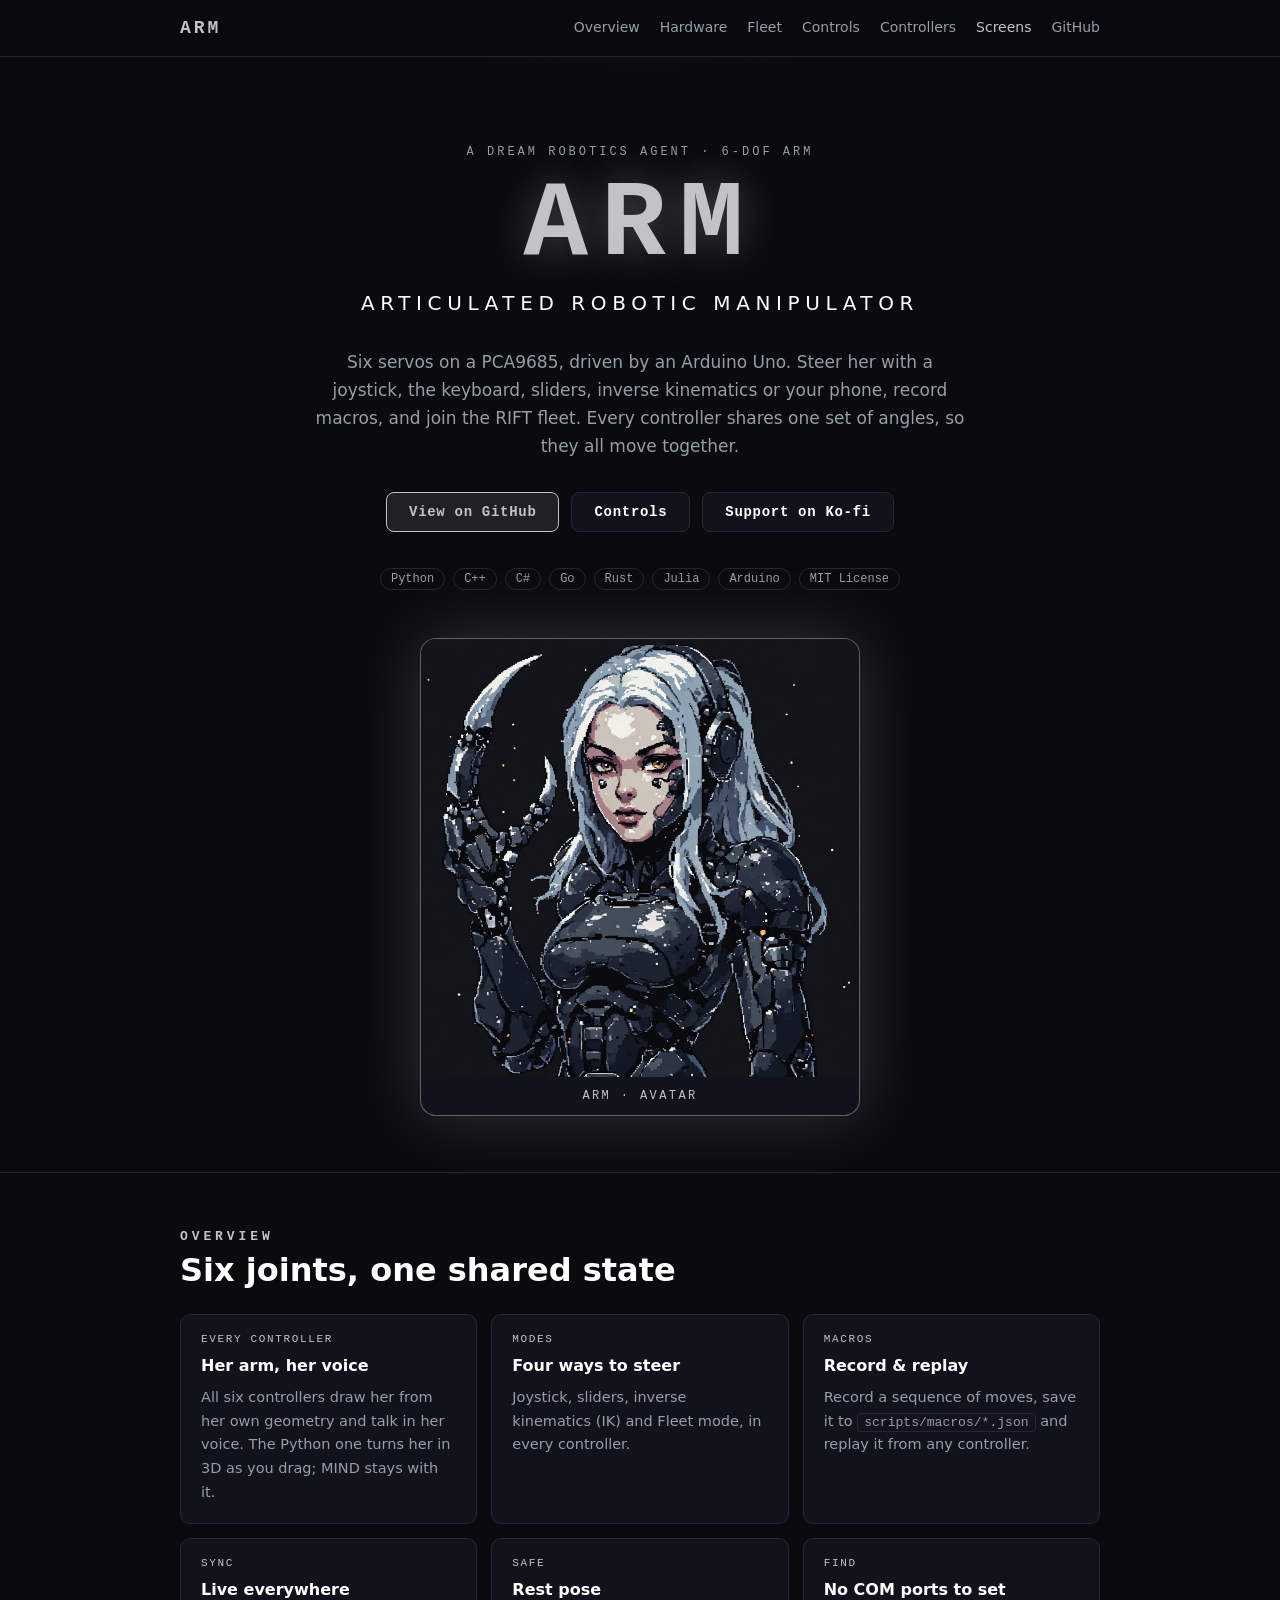
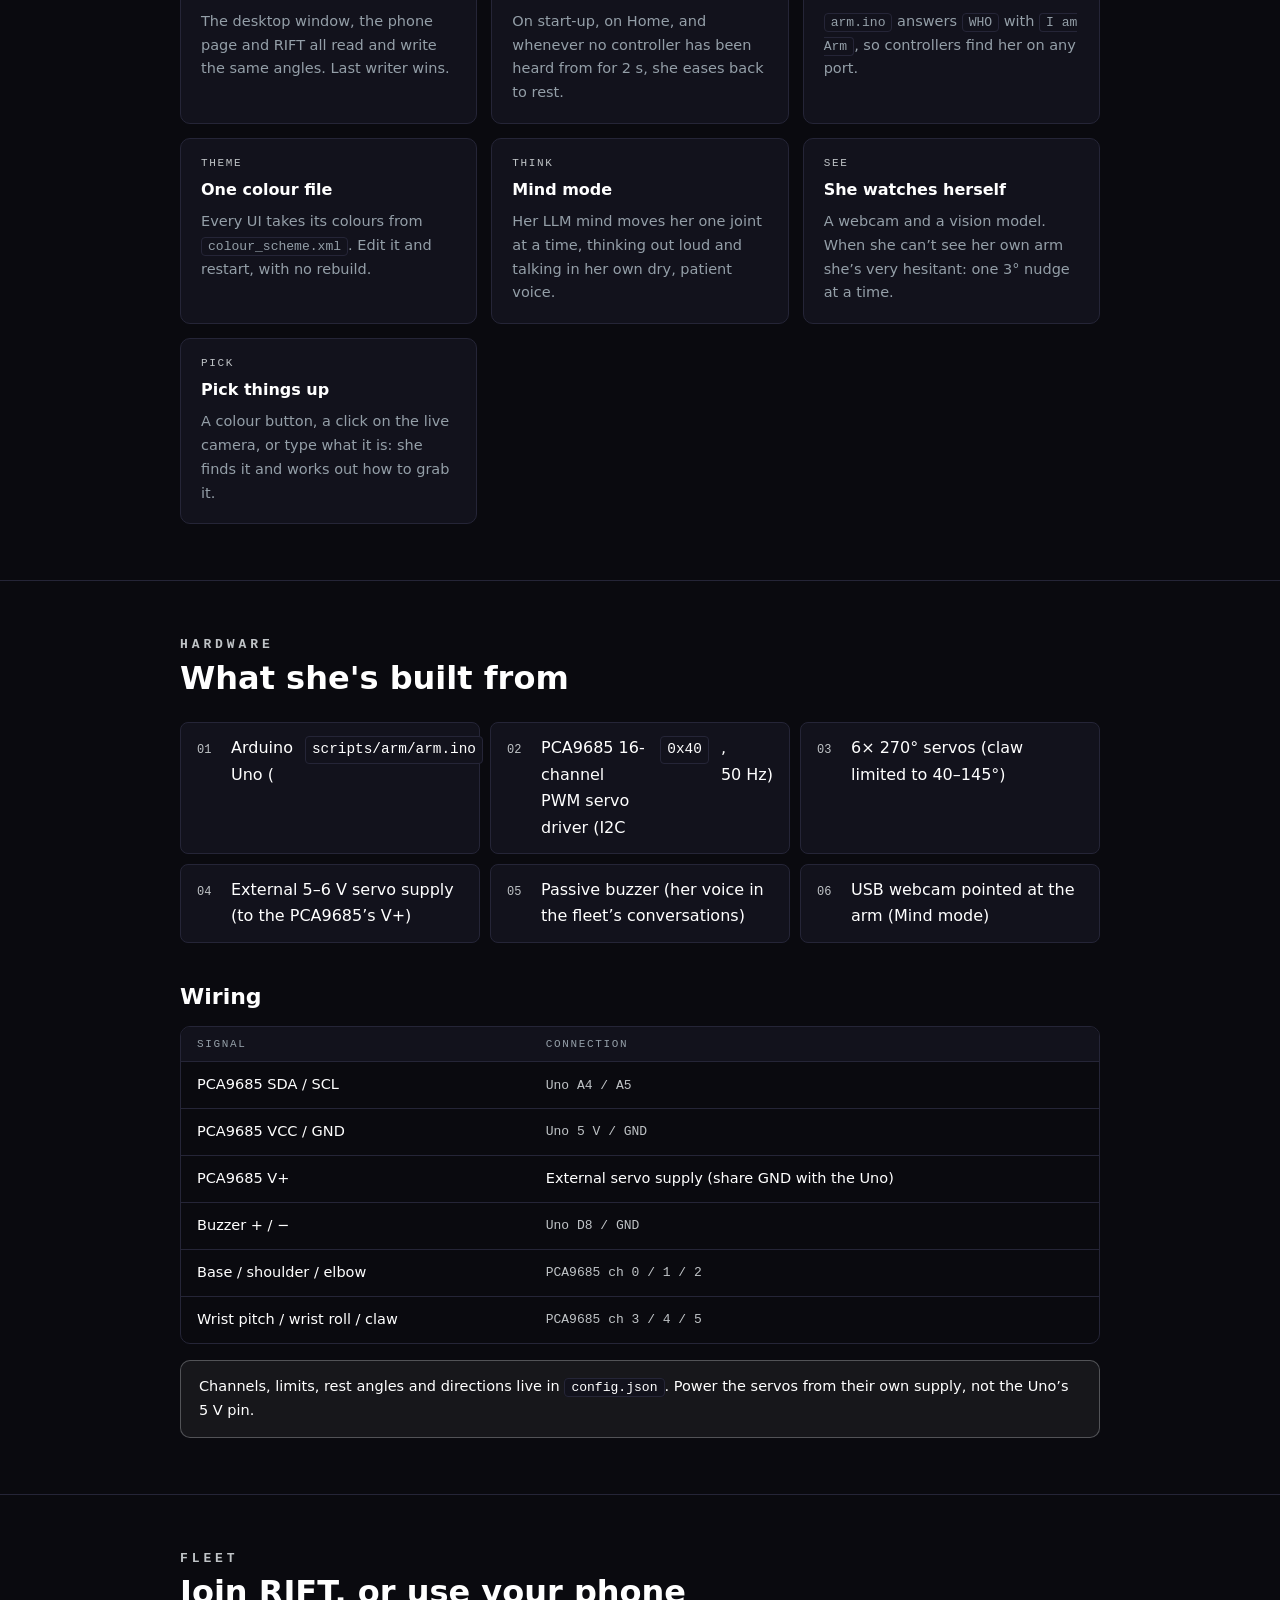
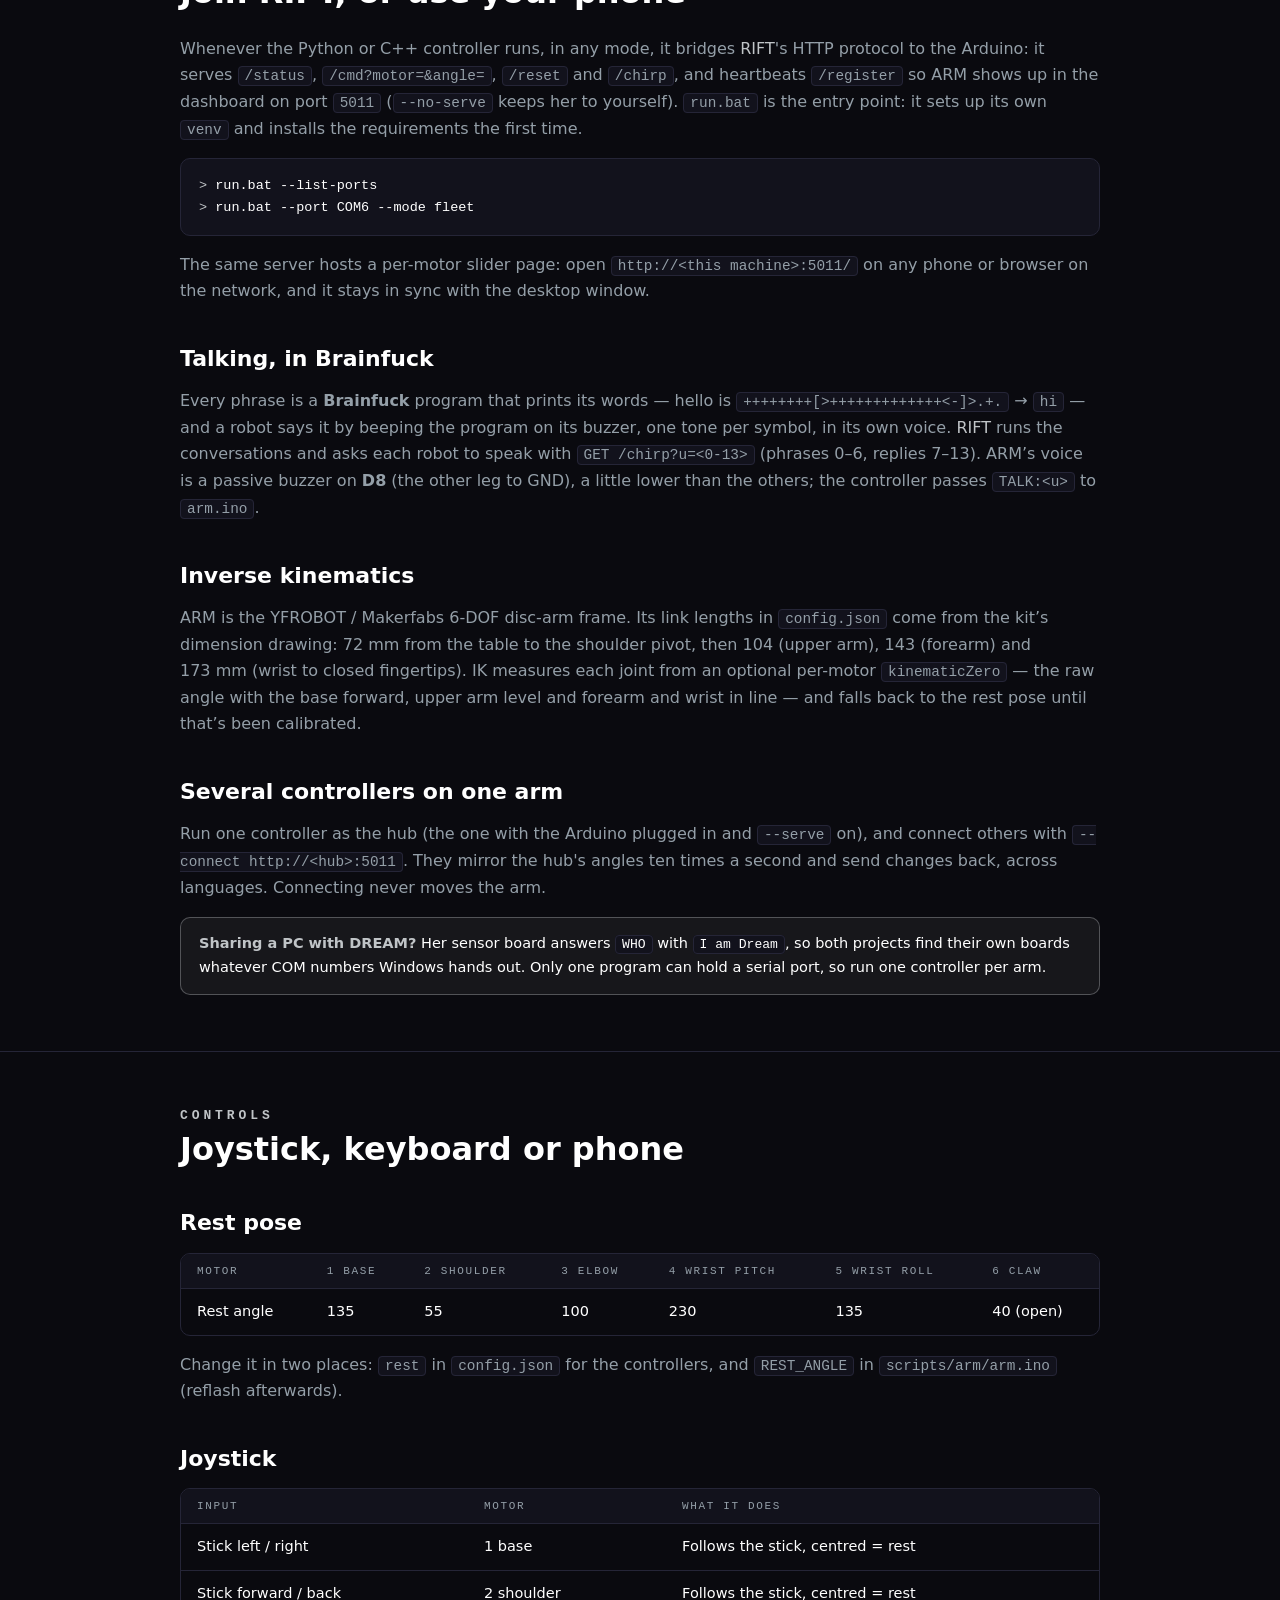
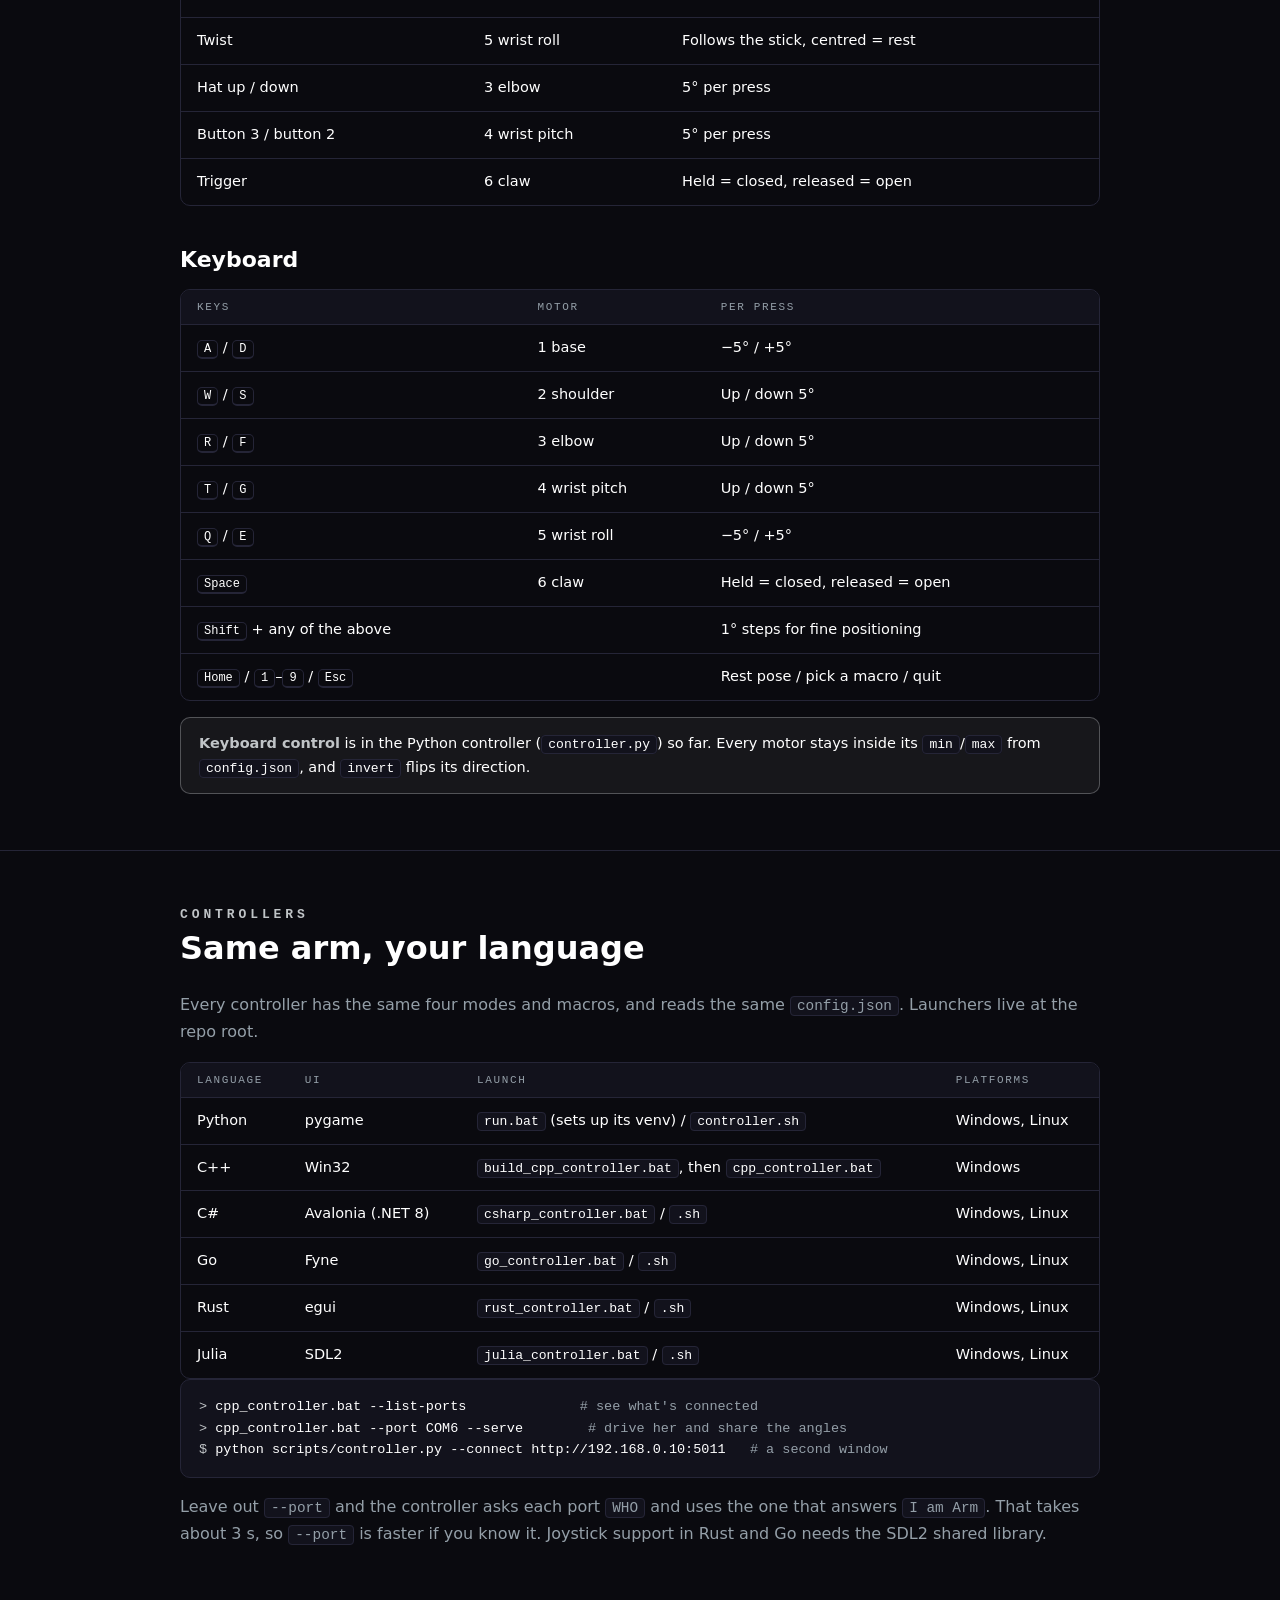
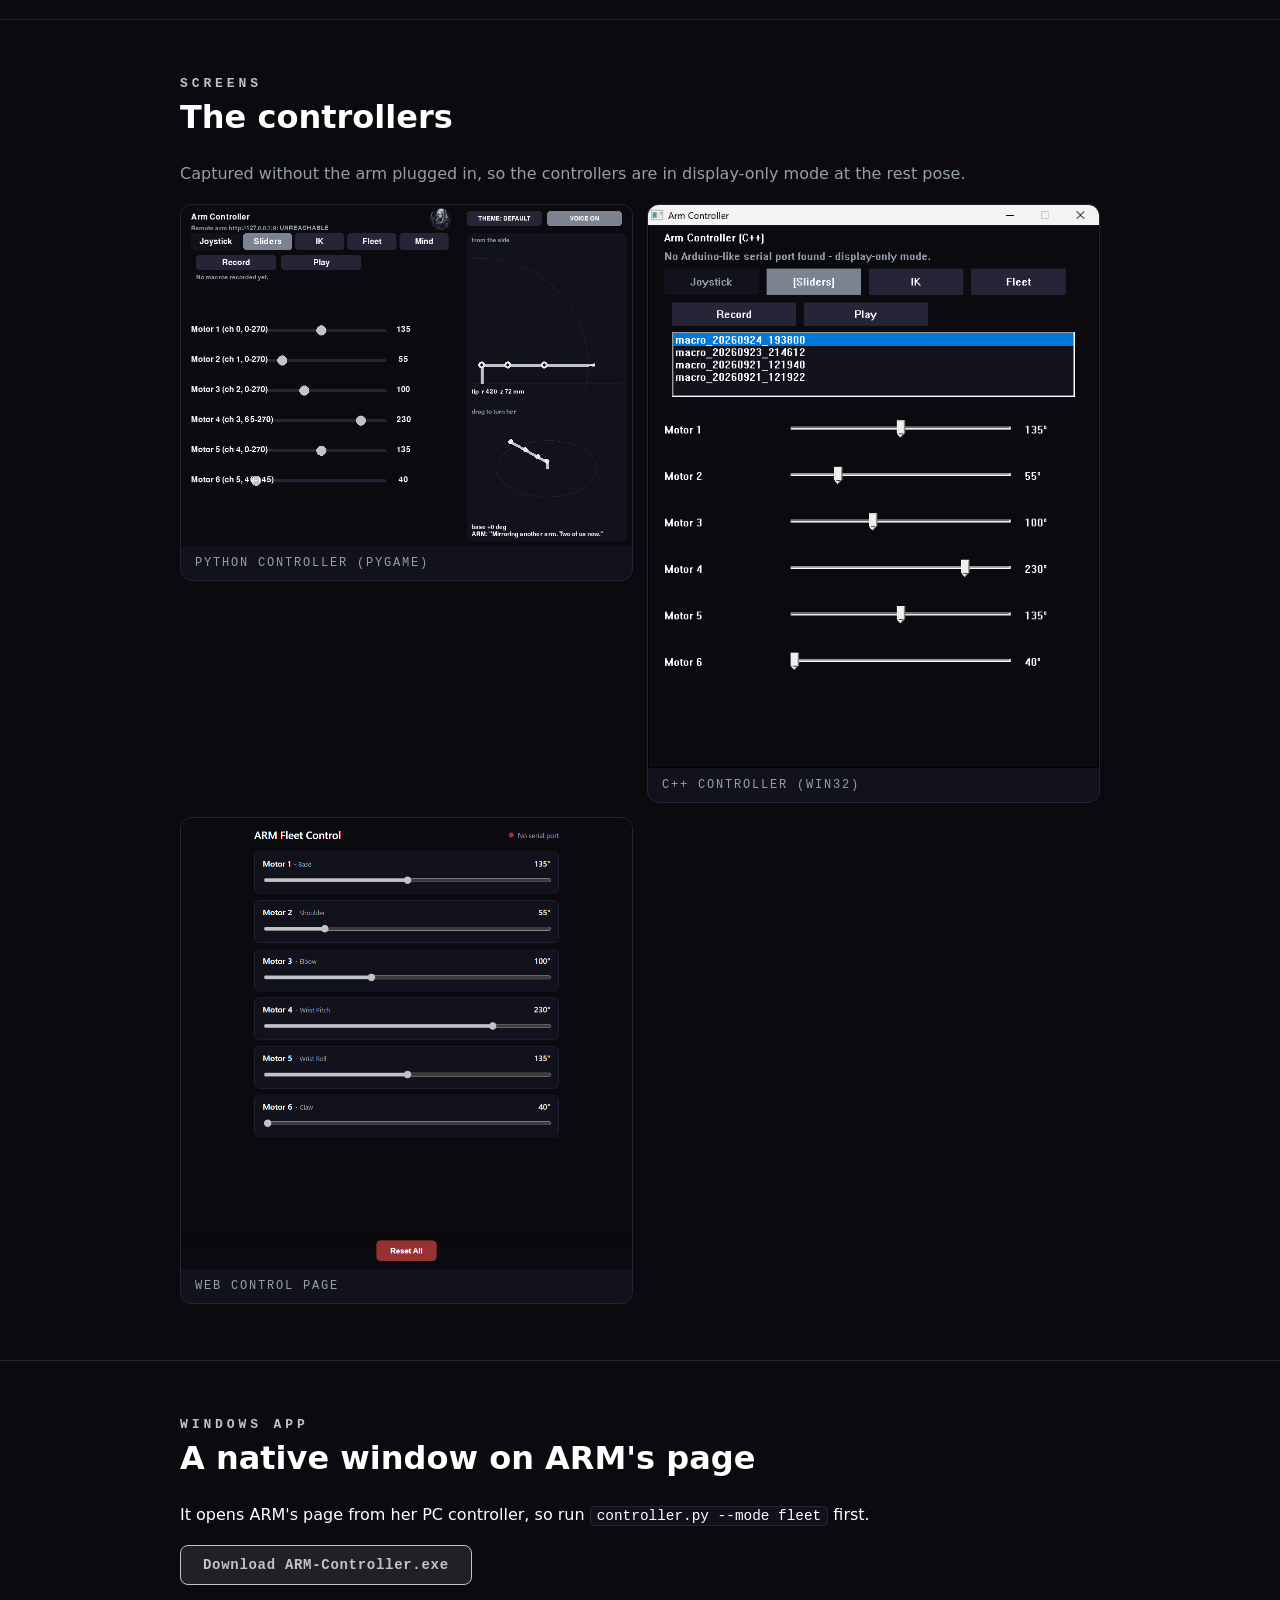
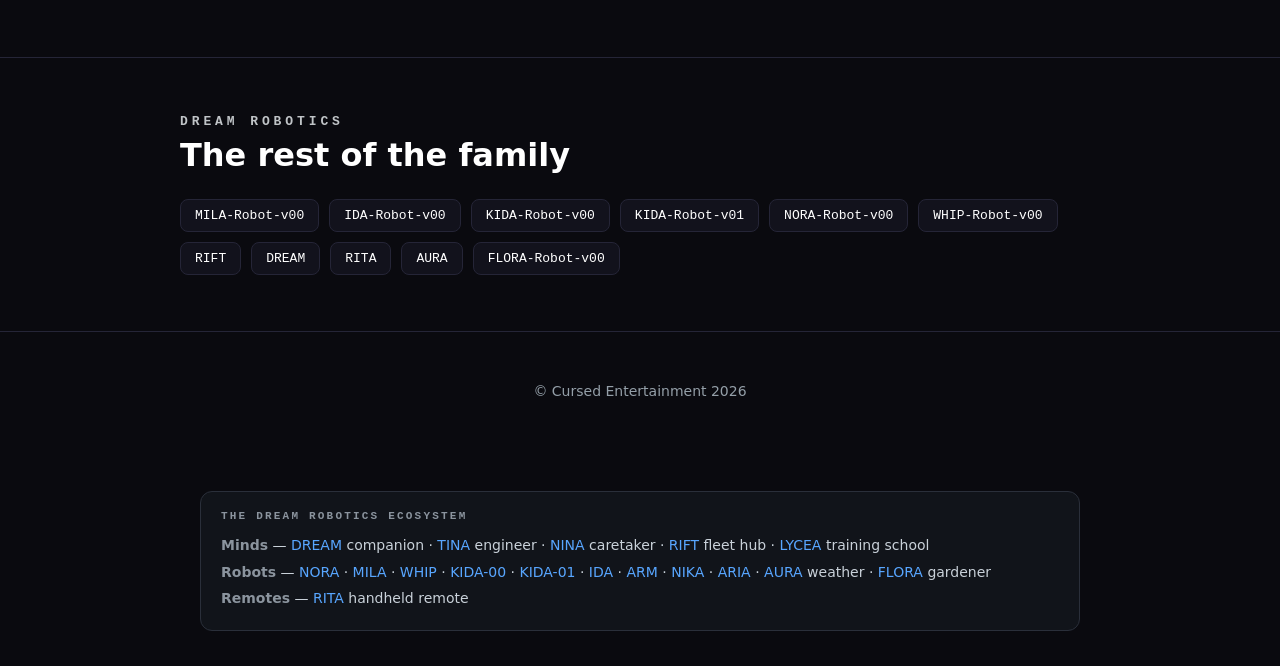
<file: index.html>
<!DOCTYPE html>
<html lang="en">
<head>
<meta charset="utf-8">
<meta name="viewport" content="width=device-width, initial-scale=1">
<title>ARM — Articulated Robotic Manipulator</title>
<meta name="description" content="ARM is a 6-DOF robot arm from the DREAM Robotics ecosystem, driven by an Arduino and a PCA9685, with joystick, keyboard, slider, IK and web control, macros, and controllers in Python, C++, C#, Go, Rust and Julia.">
<meta name="color-scheme" content="dark">
<meta property="og:title" content="ARM — Articulated Robotic Manipulator">
<meta property="og:description" content="A 6-DOF robot arm with joystick, web and fleet control and controllers in six languages.">
<meta property="og:type" content="website">
<meta property="og:image" content="images/arm_avatar.jpg">
<link rel="icon" href="site/favicon.ico" sizes="any">
<link rel="apple-touch-icon" href="site/apple-touch-icon.png">
<link rel="stylesheet" href="site/style.css">
<script src="site/site.js" defer></script>
</head>
<body>

<nav aria-label="Primary">
  <div class="wrap">
    <a class="brand" href="#top">ARM</a>
    <ul>
      <li><a href="#overview">Overview</a></li>
      <li><a href="#hardware">Hardware</a></li>
      <li><a href="#fleet">Fleet</a></li>
      <li><a href="#controls">Controls</a></li>
      <li><a href="#controllers">Controllers</a></li>
      <li><a href="#screens">Screens</a></li>
      <li><a href="https://github.com/CursedPrograms/ARM-Robot-v01">GitHub</a></li>
    </ul>
  </div>
</nav>

<header class="hero" id="top">
  <div class="wrap">
    <div class="eyebrow">A DREAM Robotics Agent &middot; 6-DOF Arm</div>
    <h1>ARM</h1>
    <p class="tagline">Articulated Robotic Manipulator</p>
    <p class="lede">Six servos on a PCA9685, driven by an Arduino Uno. Steer her with a joystick, the keyboard, sliders, inverse kinematics or your phone, record macros, and join the RIFT fleet. Every controller shares one set of angles, so they all move together.</p>
    <div class="cta">
      <a class="btn primary" href="https://github.com/CursedPrograms/ARM-Robot-v01">View on GitHub</a>
      <a class="btn" href="#controls">Controls</a>
      <a class="btn" href="https://ko-fi.com/cursedentertainment">Support on Ko-fi</a>
    </div>
    <div class="tags" aria-label="Technologies">
      <span class="tag">Python</span>
      <span class="tag">C++</span>
      <span class="tag">C#</span>
      <span class="tag">Go</span>
      <span class="tag">Rust</span>
      <span class="tag">Julia</span>
      <span class="tag">Arduino</span>
      <span class="tag">MIT License</span>
    </div>
    <figure class="avatar">
      <img src="images/arm_avatar.jpg" alt="ARM's avatar: a human representation of the robot" width="768" height="768">
      <figcaption>ARM &middot; avatar</figcaption>
    </figure>
  </div>
</header>

<main>
<section id="overview">
  <div class="wrap">
    <h2>Overview</h2>
    <h3 class="title">Six joints, one shared state</h3>
    <div class="grid cols-3">
      <div class="card">
        <span class="k">Every controller</span>
        <h4>Her arm, her voice</h4>
        <p>All six controllers draw her from her own geometry and talk in her voice. The Python one turns her in 3D as you drag; MIND stays with it.</p>
      </div>
      <div class="card">
        <span class="k">Modes</span>
        <h4>Four ways to steer</h4>
        <p>Joystick, sliders, inverse kinematics (IK) and Fleet mode, in every controller.</p>
      </div>
      <div class="card">
        <span class="k">Macros</span>
        <h4>Record &amp; replay</h4>
        <p>Record a sequence of moves, save it to <code>scripts/macros/*.json</code> and replay it from any controller.</p>
      </div>
      <div class="card">
        <span class="k">Sync</span>
        <h4>Live everywhere</h4>
        <p>The desktop window, the phone page and RIFT all read and write the same angles. Last writer wins.</p>
      </div>
      <div class="card">
        <span class="k">Safe</span>
        <h4>Rest pose</h4>
        <p>On start-up, on Home, and whenever no controller has been heard from for 2&nbsp;s, she eases back to rest.</p>
      </div>
      <div class="card">
        <span class="k">Find</span>
        <h4>No COM ports to set</h4>
        <p><code>arm.ino</code> answers <code>WHO</code> with <code>I am Arm</code>, so controllers find her on any port.</p>
      </div>
      <div class="card">
        <span class="k">Theme</span>
        <h4>One colour file</h4>
        <p>Every UI takes its colours from <code>colour_scheme.xml</code>. Edit it and restart, with no rebuild.</p>
      </div>
      <div class="card">
        <span class="k">Think</span>
        <h4>Mind mode</h4>
        <p>Her LLM mind moves her one joint at a time, thinking out loud and talking in her own dry, patient voice.</p>
      </div>
      <div class="card">
        <span class="k">See</span>
        <h4>She watches herself</h4>
        <p>A webcam and a vision model. When she can&rsquo;t see her own arm she&rsquo;s very hesitant: one 3&deg; nudge at a time.</p>
      </div>
      <div class="card">
        <span class="k">Pick</span>
        <h4>Pick things up</h4>
        <p>A colour button, a click on the live camera, or type what it is: she finds it and works out how to grab it.</p>
      </div>
    </div>
  </div>
</section>

<section id="hardware">
  <div class="wrap">
    <h2>Hardware</h2>
    <h3 class="title">What she's built from</h3>
    <ol class="parts">
      <li><span class="n">01</span> Arduino Uno (<code>scripts/arm/arm.ino</code>, 115200 baud)</li>
      <li><span class="n">02</span> PCA9685 16-channel PWM servo driver (I2C <code>0x40</code>, 50&nbsp;Hz)</li>
      <li><span class="n">03</span> 6&times; 270&deg; servos (claw limited to 40&ndash;145&deg;)</li>
      <li><span class="n">04</span> External 5&ndash;6&nbsp;V servo supply (to the PCA9685&rsquo;s V+)</li>
      <li><span class="n">05</span> Passive buzzer (her voice in the fleet&rsquo;s conversations)</li>
      <li><span class="n">06</span> USB webcam pointed at the arm (Mind mode)</li>
    </ol>
    <h3 class="sub">Wiring</h3>
    <div class="table-wrap">
      <table>
        <thead><tr><th>Signal</th><th>Connection</th></tr></thead>
        <tbody>
          <tr><td>PCA9685 SDA / SCL</td><td class="mono">Uno A4 / A5</td></tr>
          <tr><td>PCA9685 VCC / GND</td><td class="mono">Uno 5&nbsp;V / GND</td></tr>
          <tr><td>PCA9685 V+</td><td>External servo supply (share GND with the Uno)</td></tr>
          <tr><td>Buzzer + / &minus;</td><td class="mono">Uno D8 / GND</td></tr>
          <tr><td>Base / shoulder / elbow</td><td class="mono">PCA9685 ch 0 / 1 / 2</td></tr>
          <tr><td>Wrist pitch / wrist roll / claw</td><td class="mono">PCA9685 ch 3 / 4 / 5</td></tr>
        </tbody>
      </table>
    </div>
    <p class="note">Channels, limits, rest angles and directions live in <code>config.json</code>. Power the servos from their own supply, not the Uno&rsquo;s 5&nbsp;V pin.</p>
  </div>
</section>

<section id="fleet">
  <div class="wrap">
    <h2>Fleet</h2>
    <h3 class="title">Join RIFT, or use your phone</h3>
    <p class="muted">Whenever the Python or C++ controller runs, in any mode, it bridges <a href="https://github.com/CursedPrograms/RIFT">RIFT</a>'s HTTP protocol to the Arduino: it serves <code>/status</code>, <code>/cmd?motor=&amp;angle=</code>, <code>/reset</code> and <code>/chirp</code>, and heartbeats <code>/register</code> so ARM shows up in the dashboard on port <code>5011</code> (<code>--no-serve</code> keeps her to yourself). <code>run.bat</code> is the entry point: it sets up its own <code>venv</code> and installs the requirements the first time.</p>
<pre><span class="p">&gt;</span> run.bat --list-ports
<span class="p">&gt;</span> run.bat --port COM6 --mode fleet</pre>
    <p class="muted">The same server hosts a per-motor slider page: open <code>http://&lt;this machine&gt;:5011/</code> on any phone or browser on the network, and it stays in sync with the desktop window.</p>
    <h3 class="sub">Talking, in Brainfuck</h3>
    <p class="muted">Every phrase is a <strong>Brainfuck</strong> program that prints its words &mdash; hello is <code>++++++++[&gt;+++++++++++++&lt;-]&gt;.+.</code> &rarr; <code>hi</code> &mdash; and a robot says it by beeping the program on its buzzer, one tone per symbol, in its own voice. <a href="https://cursedprograms.github.io/RIFT/">RIFT</a> runs the conversations and asks each robot to speak with <code>GET /chirp?u=&lt;0-13&gt;</code> (phrases 0&ndash;6, replies 7&ndash;13). ARM&rsquo;s voice is a passive buzzer on <strong>D8</strong> (the other leg to GND), a little lower than the others; the controller passes <code>TALK:&lt;u&gt;</code> to <code>arm.ino</code>.</p>

    <h3 class="sub">Inverse kinematics</h3>
    <p class="muted">ARM is the YFROBOT / Makerfabs 6-DOF disc-arm frame. Its link lengths in <code>config.json</code> come from the kit&rsquo;s dimension drawing: 72&nbsp;mm from the table to the shoulder pivot, then 104 (upper arm), 143 (forearm) and 173&nbsp;mm (wrist to closed fingertips). IK measures each joint from an optional per-motor <code>kinematicZero</code> &mdash; the raw angle with the base forward, upper arm level and forearm and wrist in line &mdash; and falls back to the rest pose until that&rsquo;s been calibrated.</p>
    <h3 class="sub">Several controllers on one arm</h3>
    <p class="muted">Run one controller as the hub (the one with the Arduino plugged in and <code>--serve</code> on), and connect others with <code>--connect http://&lt;hub&gt;:5011</code>. They mirror the hub's angles ten times a second and send changes back, across languages. Connecting never moves the arm.</p>
    <p class="note"><strong>Sharing a PC with DREAM?</strong> Her sensor board answers <code>WHO</code> with <code>I am Dream</code>, so both projects find their own boards whatever COM numbers Windows hands out. Only one program can hold a serial port, so run one controller per arm.</p>
  </div>
</section>

<section id="controls">
  <div class="wrap">
    <h2>Controls</h2>
    <h3 class="title">Joystick, keyboard or phone</h3>
    <h3 class="sub">Rest pose</h3>
    <div class="table-wrap">
      <table>
        <thead><tr><th>Motor</th><th>1 base</th><th>2 shoulder</th><th>3 elbow</th><th>4 wrist pitch</th><th>5 wrist roll</th><th>6 claw</th></tr></thead>
        <tbody>
          <tr><td>Rest angle</td><td>135</td><td>55</td><td>100</td><td>230</td><td>135</td><td>40 (open)</td></tr>
        </tbody>
      </table>
    </div>
    <p class="muted spaced">Change it in two places: <code>rest</code> in <code>config.json</code> for the controllers, and <code>REST_ANGLE</code> in <code>scripts/arm/arm.ino</code> (reflash afterwards).</p>
    <h3 class="sub">Joystick</h3>
    <div class="table-wrap">
      <table>
        <thead><tr><th>Input</th><th>Motor</th><th>What it does</th></tr></thead>
        <tbody>
          <tr><td>Stick left / right</td><td>1 base</td><td>Follows the stick, centred = rest</td></tr>
          <tr><td>Stick forward / back</td><td>2 shoulder</td><td>Follows the stick, centred = rest</td></tr>
          <tr><td>Twist</td><td>5 wrist roll</td><td>Follows the stick, centred = rest</td></tr>
          <tr><td>Hat up / down</td><td>3 elbow</td><td>5&deg; per press</td></tr>
          <tr><td>Button 3 / button 2</td><td>4 wrist pitch</td><td>5&deg; per press</td></tr>
          <tr><td>Trigger</td><td>6 claw</td><td>Held = closed, released = open</td></tr>
        </tbody>
      </table>
    </div>
    <h3 class="sub">Keyboard</h3>
    <div class="table-wrap">
      <table>
        <thead><tr><th>Keys</th><th>Motor</th><th>Per press</th></tr></thead>
        <tbody>
          <tr><td><kbd>A</kbd> / <kbd>D</kbd></td><td>1 base</td><td>&minus;5&deg; / +5&deg;</td></tr>
          <tr><td><kbd>W</kbd> / <kbd>S</kbd></td><td>2 shoulder</td><td>Up / down 5&deg;</td></tr>
          <tr><td><kbd>R</kbd> / <kbd>F</kbd></td><td>3 elbow</td><td>Up / down 5&deg;</td></tr>
          <tr><td><kbd>T</kbd> / <kbd>G</kbd></td><td>4 wrist pitch</td><td>Up / down 5&deg;</td></tr>
          <tr><td><kbd>Q</kbd> / <kbd>E</kbd></td><td>5 wrist roll</td><td>&minus;5&deg; / +5&deg;</td></tr>
          <tr><td><kbd>Space</kbd></td><td>6 claw</td><td>Held = closed, released = open</td></tr>
          <tr><td><kbd>Shift</kbd> + any of the above</td><td></td><td>1&deg; steps for fine positioning</td></tr>
          <tr><td><kbd>Home</kbd> / <kbd>1</kbd>&ndash;<kbd>9</kbd> / <kbd>Esc</kbd></td><td></td><td>Rest pose / pick a macro / quit</td></tr>
        </tbody>
      </table>
    </div>
    <p class="note"><strong>Keyboard control</strong> is in the Python controller (<code>controller.py</code>) so far. Every motor stays inside its <code>min</code>/<code>max</code> from <code>config.json</code>, and <code>invert</code> flips its direction.</p>
  </div>
</section>

<section id="controllers">
  <div class="wrap">
    <h2>Controllers</h2>
    <h3 class="title">Same arm, your language</h3>
    <p class="muted">Every controller has the same four modes and macros, and reads the same <code>config.json</code>. Launchers live at the repo root.</p>
    <div class="table-wrap">
      <table>
        <thead><tr><th>Language</th><th>UI</th><th>Launch</th><th>Platforms</th></tr></thead>
        <tbody>
          <tr><td>Python</td><td>pygame</td><td><code>run.bat</code> (sets up its venv) / <code>controller.sh</code></td><td>Windows, Linux</td></tr>
          <tr><td>C++</td><td>Win32</td><td><code>build_cpp_controller.bat</code>, then <code>cpp_controller.bat</code></td><td>Windows</td></tr>
          <tr><td>C#</td><td>Avalonia (.NET 8)</td><td><code>csharp_controller.bat</code> / <code>.sh</code></td><td>Windows, Linux</td></tr>
          <tr><td>Go</td><td>Fyne</td><td><code>go_controller.bat</code> / <code>.sh</code></td><td>Windows, Linux</td></tr>
          <tr><td>Rust</td><td>egui</td><td><code>rust_controller.bat</code> / <code>.sh</code></td><td>Windows, Linux</td></tr>
          <tr><td>Julia</td><td>SDL2</td><td><code>julia_controller.bat</code> / <code>.sh</code></td><td>Windows, Linux</td></tr>
        </tbody>
      </table>
    </div>
<pre><span class="p">&gt;</span> cpp_controller.bat --list-ports              <span class="c"># see what's connected</span>
<span class="p">&gt;</span> cpp_controller.bat --port COM6 --serve        <span class="c"># drive her and share the angles</span>
<span class="p">$</span> python scripts/controller.py --connect http://192.168.0.10:5011   <span class="c"># a second window</span></pre>
    <p class="muted">Leave out <code>--port</code> and the controller asks each port <code>WHO</code> and uses the one that answers <code>I am Arm</code>. That takes about 3&nbsp;s, so <code>--port</code> is faster if you know it. Joystick support in Rust and Go needs the SDL2 shared library.</p>
  </div>
</section>

<section id="screens">
  <div class="wrap">
    <h2>Screens</h2>
    <h3 class="title">The controllers</h3>
    <p class="muted">Captured without the arm plugged in, so the controllers are in display-only mode at the rest pose.</p>
    <div class="screens">
      <figure class="shot">
        <img src="images/screenshots/controller-python.png" alt="ARM's Python controller with motor sliders and macros" width="562" height="712" loading="lazy">
        <figcaption>Python controller (pygame)</figcaption>
      </figure>
      <figure class="shot">
        <img src="images/screenshots/controller-cpp.png" alt="ARM's C++ controller with motor sliders and macros" width="582" height="727" loading="lazy">
        <figcaption>C++ controller (Win32)</figcaption>
      </figure>
      <figure class="shot">
        <img src="images/screenshots/web-control.png" alt="ARM's web control page with a slider per motor" width="900" height="900" loading="lazy">
        <figcaption>Web control page</figcaption>
      </figure>
    </div>
  </div>
</section>

<section id="windows">
  <div class="wrap">
    <h2>Windows app</h2>
    <h3 class="title">A native window on ARM's page</h3>
    <p>It opens ARM's page from her PC controller, so run <code>controller.py --mode fleet</code> first.</p>
    <p><a class="btn primary" href="https://github.com/CursedPrograms/ARM-Robot-v01/raw/main/builds/ARM-Controller.exe">Download ARM-Controller.exe</a></p>
  </div>
</section>

<section id="related">
  <div class="wrap">
    <h2>DREAM Robotics</h2>
    <h3 class="title">The rest of the family</h3>
    <div class="related">
      <a href="https://github.com/CursedPrograms/MILA-Robot-v00">MILA-Robot-v00</a>
      <a href="https://github.com/CursedPrograms/IDA-Robot-v00">IDA-Robot-v00</a>
      <a href="https://github.com/CursedPrograms/KIDA-Robot-v00">KIDA-Robot-v00</a>
      <a href="https://github.com/CursedPrograms/KIDA-Robot-v01">KIDA-Robot-v01</a>
      <a href="https://github.com/CursedPrograms/NORA-Robot-v00">NORA-Robot-v00</a>
      <a href="https://github.com/CursedPrograms/WHIP-Robot-v00">WHIP-Robot-v00</a>
      <a href="https://github.com/CursedPrograms/RIFT">RIFT</a>
      <a href="https://github.com/CursedPrograms/DREAM">DREAM</a>
      <a href="https://github.com/CursedPrograms/RITA">RITA</a>
      <a href="https://github.com/CursedPrograms/AURA">AURA</a>
      <a href="https://github.com/CursedPrograms/FLORA-Robot-v00">FLORA-Robot-v00</a>
    </div>
  </div>
</section>

</main>

<footer id="site-footer">&copy; Cursed Entertainment 2026</footer>
<script src="https://cursedprograms.github.io/RIFT/site/footer.js"></script>

<!-- DREAM-ECOSYSTEM:START -->
<section class="eco">
  <div class="eco-title">The DREAM Robotics ecosystem</div>
  <div><strong>Minds</strong> — <a href="https://cursedprograms.github.io/DREAM/">DREAM</a> companion · <a href="https://cursedprograms.github.io/TINA/">TINA</a> engineer · <a href="https://cursedprograms.github.io/NINA/">NINA</a> caretaker · <a href="https://cursedprograms.github.io/RIFT/">RIFT</a> fleet hub · <a href="https://github.com/CursedPrograms/LYCEA">LYCEA</a> training school</div>
  <div><strong>Robots</strong> — <a href="https://cursedprograms.github.io/NORA-Robot-v00/">NORA</a> · <a href="https://cursedprograms.github.io/MILA-Robot-v00/">MILA</a> · <a href="https://cursedprograms.github.io/WHIP-Robot-v00/">WHIP</a> · <a href="https://cursedprograms.github.io/KIDA-Robot-v00/">KIDA-00</a> · <a href="https://cursedprograms.github.io/KIDA-Robot-v01/">KIDA-01</a> · <a href="https://cursedprograms.github.io/IDA-Robot-v00/">IDA</a> · <a href="https://cursedprograms.github.io/ARM-Robot-v01/">ARM</a> · <a href="https://cursedprograms.github.io/NIKA-Robot-v00/">NIKA</a> · <a href="https://cursedprograms.github.io/ARIA-Robot-v00/">ARIA</a> · <a href="https://cursedprograms.github.io/AURA/">AURA</a> weather · <a href="https://cursedprograms.github.io/FLORA-Robot-v00/">FLORA</a> gardener</div>
  <div><strong>Remotes</strong> — <a href="https://cursedprograms.github.io/RITA/">RITA</a> handheld remote</div>
</section>
<!-- DREAM-ECOSYSTEM:END -->
</body>
</html>
</file>
<file: site/style.css>
/* DREAM Robotics site stylesheet. Colours come from colour_scheme.xml
   (regenerate the site after editing it); layout is shared by every robot. */
:root {
  --bg: #0A0A0F;
  --panel: #12121C;
  --border: #252537;
  --accent: #C0C4C7;
  --accent2: #7c8390;
  --green: #00ff88;
  --text: #FFFFFF;
  --sub: #949FA8;
  --glow: 192, 196, 199;
  --glow2: 124, 131, 144;
  --mono: ui-monospace, "Cascadia Code", Consolas, "SF Mono", Menlo, monospace;
  --sans: system-ui, -apple-system, "Segoe UI", Roboto, sans-serif;
}
* { box-sizing: border-box; }
html { scroll-behavior: smooth; }
body {
  margin: 0;
  background: var(--bg);
  color: var(--text);
  font: 16px/1.65 var(--sans);
  -webkit-font-smoothing: antialiased;
}
a { color: var(--accent); text-decoration: none; }
a:hover { text-decoration: underline; }
a:focus-visible, .btn:focus-visible { outline: 2px solid var(--accent); outline-offset: 3px; border-radius: 4px; }
code, pre, .mono { font-family: var(--mono); }
.wrap { max-width: 960px; margin: 0 auto; padding: 0 20px; }

/* nav */
nav {
  position: sticky; top: 0; z-index: 10;
  background: rgba(10, 10, 15, .85);
  backdrop-filter: blur(8px);
  border-bottom: 1px solid var(--border);
}
nav .wrap { display: flex; align-items: center; justify-content: space-between; height: 56px; gap: 16px; }
nav .brand { font: 700 18px var(--mono); letter-spacing: 3px; color: var(--accent); }
nav ul { display: flex; gap: 20px; list-style: none; margin: 0; padding: 0; font-size: 14px; }
nav ul a { color: var(--sub); }
nav ul a:hover { color: var(--text); text-decoration: none; }
@media (max-width: 640px) { nav ul li:not(:last-child) { display: none; } }

/* hero */
header.hero { padding: 88px 0 56px; text-align: center; position: relative; overflow: hidden; }
header.hero::before {
  content: ""; position: absolute; inset: -40% 0 auto 0; height: 520px; z-index: -1;
  background: radial-gradient(ellipse at 50% 30%, rgba(var(--glow), .16), transparent 60%),
              radial-gradient(ellipse at 75% 20%, rgba(var(--glow2), .13), transparent 55%);
}
.eyebrow { font: 12px var(--mono); letter-spacing: 3px; color: var(--sub); text-transform: uppercase; }
h1 {
  margin: 12px 0 8px;
  font: 800 clamp(56px, 12vw, 108px)/1 var(--mono);
  letter-spacing: .12em;
  color: var(--accent);
  text-shadow: 0 0 40px rgba(var(--glow), .35);
}
.tagline { font-size: clamp(15px, 2.6vw, 20px); color: var(--text); letter-spacing: .28em; text-transform: uppercase; margin: 0 0 28px; }
.lede { max-width: 660px; margin: 0 auto 32px; color: var(--sub); font-size: 17px; }
.cta { display: flex; flex-wrap: wrap; gap: 12px; justify-content: center; }
.btn {
  display: inline-block; padding: 11px 22px; border-radius: 8px;
  border: 1px solid var(--border); background: var(--panel); color: var(--text);
  font: 600 14px var(--mono); letter-spacing: .05em; transition: border-color .15s, background .15s;
}
.btn:hover { border-color: var(--accent); text-decoration: none; }
.btn.primary { background: rgba(var(--glow), .12); border-color: var(--accent); color: var(--accent); }
.tags { display: flex; flex-wrap: wrap; gap: 8px; justify-content: center; margin-top: 36px; }
.tag { font: 12px var(--mono); color: var(--sub); border: 1px solid var(--border); padding: 3px 10px; border-radius: 999px; }

/* photos */
.photos { display: grid; grid-template-columns: repeat(auto-fit, minmax(200px, 1fr)); gap: 14px; margin-top: 48px; }
.avatar { margin: 48px auto 0; max-width: 440px; background: var(--panel); border: 1px solid rgba(var(--glow), .45); border-radius: 16px; overflow: hidden; box-shadow: 0 0 70px rgba(var(--glow), .22); }
.avatar.wide { max-width: 620px; }
.avatar img { display: block; width: 100%; height: auto; }
.avatar figcaption { font: 12px var(--mono); letter-spacing: .2em; text-transform: uppercase; color: var(--accent); padding: 12px 16px; }
.photos.single { grid-template-columns: minmax(0, 380px); justify-content: center; }
.screens { display: grid; gap: 14px; grid-template-columns: repeat(auto-fill, minmax(300px, 1fr)); align-items: start; }
.screens .shot { margin: 0; }
.dot { display: inline-block; width: 10px; height: 10px; border-radius: 50%; margin-right: 8px; vertical-align: middle; }
.yes { color: var(--green); }
.no { color: #949FA8; }
nav ul a.active { color: var(--accent); }
.spaced { margin-top: 16px; }
.shot.narrow { max-width: 320px; }
.dot.red { background: #e5484d; }
.dot.green { background: #46a758; }
.dot.yellow { background: #f5d90a; }
.dot.blue { background: #3e63dd; }

/* error pages (404 / 500) */
.error { padding: 88px 0 72px; text-align: center; position: relative; overflow: hidden; }
.error::before {
  content: ""; position: absolute; inset: -30% 0 auto 0; height: 520px; z-index: -1;
  background: radial-gradient(ellipse at 50% 30%, rgba(var(--glow), .16), transparent 60%);
}
.error .face { display: block; width: 168px; height: 168px; margin: 0 auto 28px; border-radius: 50%; object-fit: cover;
  border: 2px solid rgba(var(--glow), .55); box-shadow: 0 0 60px rgba(var(--glow), .25); }
.error .code { font: 800 clamp(88px, 20vw, 168px)/1 var(--mono); letter-spacing: .08em; color: var(--accent);
  text-shadow: 0 0 40px rgba(var(--glow), .35); margin: 0 auto 12px; max-width: none; text-align: center; text-indent: .08em; }
.error h1 { font-size: clamp(22px, 4vw, 30px); letter-spacing: normal; text-shadow: none; color: var(--text); margin: 0 0 12px; font-family: var(--sans); font-weight: 700; }
.error p { color: var(--sub); max-width: 520px; margin: 0 auto 28px; }
.error code { word-break: break-all; }
.photos figure { margin: 0; background: var(--panel); border: 1px solid var(--border); border-radius: 12px; overflow: hidden; }
.photos img { display: block; width: 100%; height: auto; aspect-ratio: 1; object-fit: cover; }
.photos figcaption { font: 12px var(--mono); letter-spacing: .15em; text-transform: uppercase; color: var(--sub); padding: 10px 14px; }
.shot { margin: 24px 0 0; background: var(--panel); border: 1px solid var(--border); border-radius: 12px; overflow: hidden; }
.shot img { display: block; width: 100%; height: auto; }
.shot figcaption { font: 12px var(--mono); letter-spacing: .15em; text-transform: uppercase; color: var(--sub); padding: 10px 14px; }

/* sections */
section { padding: 56px 0; border-top: 1px solid var(--border); }
h2 { margin: 0 0 6px; font: 700 13px var(--mono); letter-spacing: .3em; text-transform: uppercase; color: var(--accent); }
h3.title { margin: 0 0 24px; font-size: clamp(24px, 4vw, 32px); line-height: 1.25; }
h3.sub { margin: 40px 0 16px; font-size: 22px; line-height: 1.25; }
p { margin: 0 0 16px; }
.muted { color: var(--sub); }

.grid { display: grid; gap: 14px; }
.grid.cols-3 { grid-template-columns: repeat(auto-fill, minmax(260px, 1fr)); }
.grid.cols-2 { grid-template-columns: repeat(auto-fill, minmax(300px, 1fr)); }
.card { background: var(--panel); border: 1px solid var(--border); border-radius: 10px; padding: 18px 20px; }
.card h4 { margin: 0 0 6px; font-size: 16px; }
.card p { margin: 0; color: var(--sub); font-size: 14.5px; }
.card .k { font: 11px var(--mono); letter-spacing: .15em; color: var(--accent); text-transform: uppercase; margin-bottom: 8px; display: block; }

/* hardware list */
.parts { list-style: none; margin: 0; padding: 0; display: grid; gap: 10px; grid-template-columns: repeat(auto-fill, minmax(260px, 1fr)); }
.parts li {
  background: var(--panel); border: 1px solid var(--border); border-radius: 8px;
  padding: 12px 16px; display: flex; align-items: baseline; gap: 12px;
}
.parts .n { font: 12px var(--mono); color: var(--accent); min-width: 22px; }

/* modes */
.mode { border-left: 3px solid var(--accent); }
.mode:nth-child(2) { border-left-color: var(--accent2); }
.mode:nth-child(3) { border-left-color: var(--green); }
.mode:nth-child(4) { border-left-color: var(--sub); }
kbd {
  font: 12px var(--mono); background: var(--bg); border: 1px solid var(--border);
  border-bottom-width: 2px; border-radius: 5px; padding: 1px 6px; color: var(--text);
}

/* code */
pre {
  background: var(--panel); border: 1px solid var(--border); border-radius: 10px;
  padding: 16px 18px; overflow-x: auto; font-size: 13.5px; line-height: 1.6; margin: 0 0 16px;
}
pre .c { color: #949FA8; }
pre .p { color: var(--accent); user-select: none; }
:not(pre) > code { background: var(--panel); border: 1px solid var(--border); border-radius: 4px; padding: 1px 6px; font-size: .9em; }

/* steps */
ol.steps { margin: 0 0 16px; padding-left: 22px; }
ol.steps li { margin-bottom: 10px; }
ol.steps li::marker { color: var(--accent); font-family: var(--mono); }

/* callout */
.note { background: rgba(var(--glow), .07); border: 1px solid rgba(var(--glow), .35); border-radius: 10px; padding: 14px 18px; margin: 16px 0 0; font-size: 14.5px; }
.note strong { color: var(--accent); }

/* table */
.table-wrap { overflow-x: auto; border: 1px solid var(--border); border-radius: 10px; }
table { border-collapse: collapse; width: 100%; font-size: 14.5px; }
th, td { text-align: left; padding: 11px 16px; border-bottom: 1px solid var(--border); }
th { font: 11px var(--mono); letter-spacing: .15em; text-transform: uppercase; color: var(--sub); background: var(--panel); white-space: nowrap; }
tr:last-child td { border-bottom: 0; }
td.mono { color: var(--accent); font-size: 13px; white-space: nowrap; }

/* related */
.related { display: flex; flex-wrap: wrap; gap: 10px; }
.related a { font: 13px var(--mono); border: 1px solid var(--border); background: var(--panel); border-radius: 8px; padding: 8px 14px; color: var(--text); }
.related a:hover { border-color: var(--accent); text-decoration: none; }

/* footer */
footer { border-top: 1px solid var(--border); padding: 48px 0 56px; text-align: center; color: var(--sub); font-size: 14px; }
footer .logos { display: flex; flex-wrap: wrap; align-items: center; justify-content: center; gap: 28px; margin: 24px 0; }
footer .logos img { display: block; height: auto; max-width: 100%; }
footer .links { display: flex; flex-wrap: wrap; gap: 8px 22px; justify-content: center; margin-bottom: 8px; }

@media (prefers-reduced-motion: reduce) { html { scroll-behavior: auto; } .btn { transition: none; } }

/* The DREAM Robotics ecosystem links (the DREAM-ECOSYSTEM block at the end of index.html) */
section.eco { max-width: 880px; margin: 32px auto; padding: 18px 20px; border: 1px solid #2a2f3a; border-radius: 12px;
  background: #11141a; color: #c9d1d9; font-family: system-ui, Segoe UI, sans-serif; font-size: 14px; line-height: 1.9; }
section.eco .eco-title { font: 600 11px ui-monospace, Consolas, monospace; letter-spacing: .2em; text-transform: uppercase;
  color: #8b949e; margin-bottom: 10px; }
section.eco strong { color: #8b949e; }
section.eco a { color: #58a6ff; text-decoration: none; }
</file>
